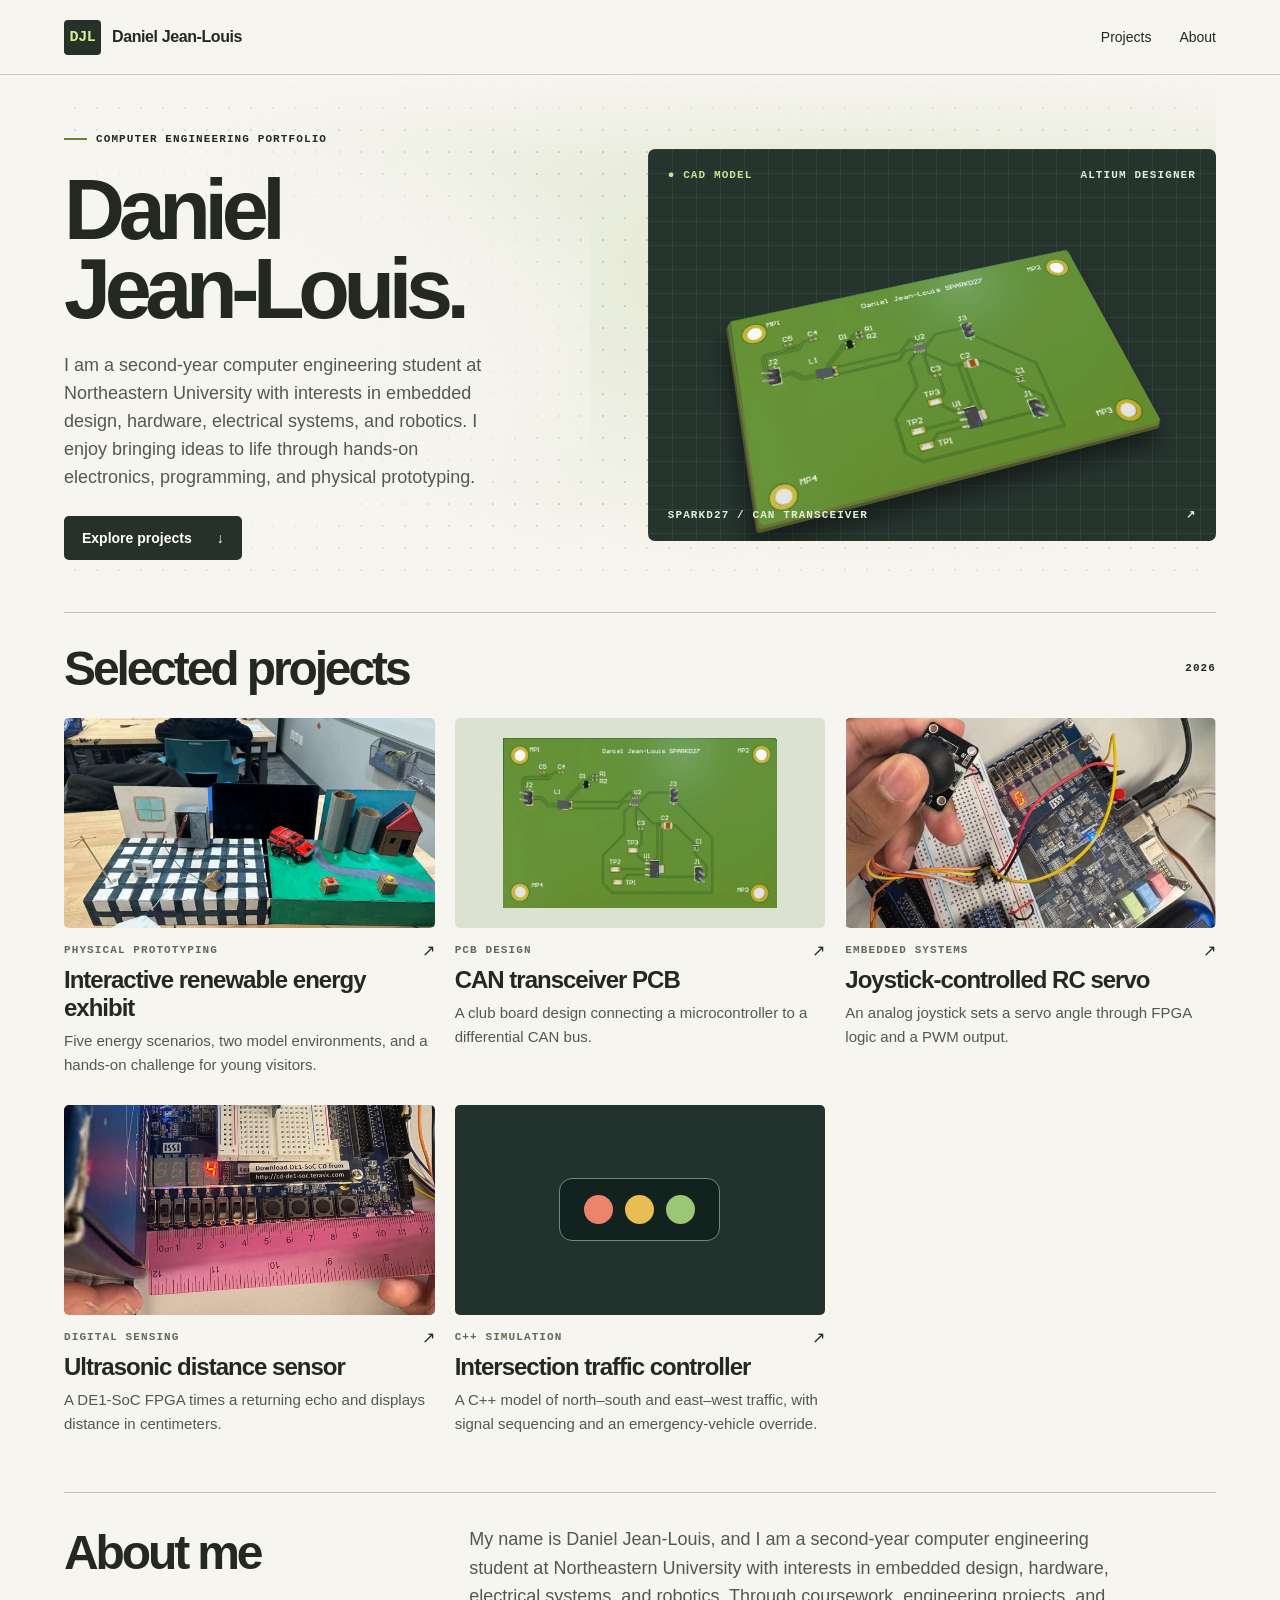
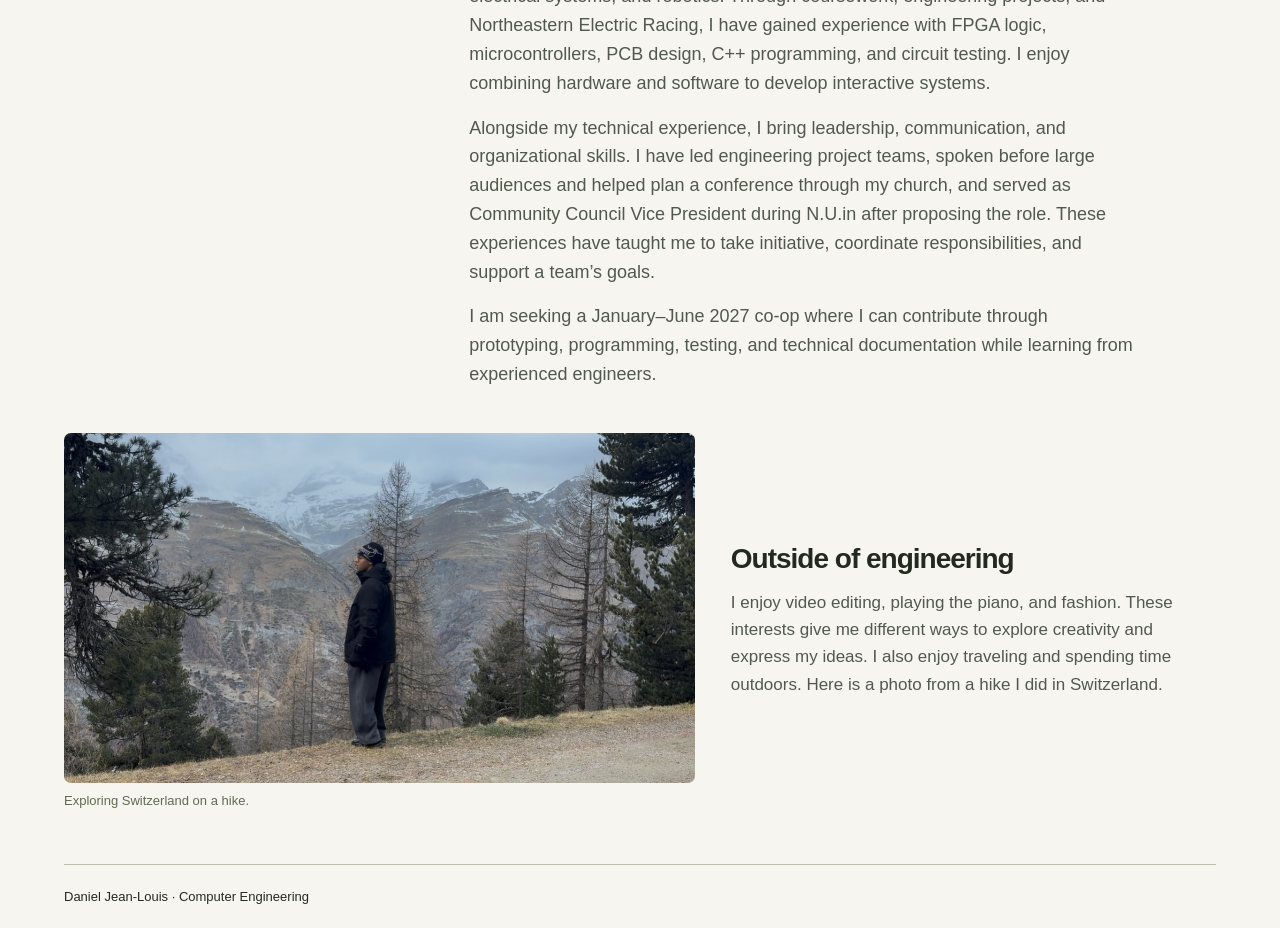
<file: index.html>
<!doctype html><html lang="en"><head><meta charset="utf-8"><meta name="viewport" content="width=device-width,initial-scale=1"><title>Computer Engineering Portfolio | Daniel Jean-Louis</title><meta name="description" content="Computer engineering projects by Daniel Jean-Louis at Northeastern University."><link rel="stylesheet" href="style.css"></head><body><header><nav class="wrap"><a class="brand" href="index.html"><span class="mark">DJL</span>Daniel Jean-Louis</a><div class="navlinks"><a href="index.html#projects">Projects</a><a href="index.html#about">About</a></div></nav></header><main class="wrap"><section class="hero"><div><div class="kicker">Computer engineering portfolio</div><h1>Daniel<br>Jean-Louis.</h1><p class="intro">I am a second-year computer engineering student at Northeastern University with interests in embedded design, hardware, electrical systems, and robotics. I enjoy bringing ideas to life through hands-on electronics, programming, and physical prototyping.</p><a class="cta" href="#projects">Explore projects <span aria-hidden="true">↓</span></a></div><a class="stage" href="pcb.html" aria-label="Explore the SPARKD27 CAN transceiver PCB"><span class="legend top"><span class="indicator">● CAD MODEL</span><span>ALTIUM DESIGNER</span></span><img src="media/board.webp" alt="Daniel’s green SPARKD27 board layout"><span class="legend bottom"><span>SPARKD27 / CAN TRANSCEIVER</span><span>↗</span></span></a></section><section id="projects"><div class="sectionhead"><h2>Selected projects</h2><span class="mono">2026</span></div><div class="cards"><a class="card" href="energy.html"><div class="visual energy"><img loading="lazy" src="media/energy.webp" alt="The exhibit model with its push buttons and illuminated landscape."></div><div class="meta"><span class="label">Physical prototyping</span><span aria-hidden="true">↗</span></div><h3>Interactive renewable energy exhibit</h3><p>Five energy scenarios, two model environments, and a hands-on challenge for young visitors.</p></a><a class="card" href="pcb.html"><div class="visual board"><img loading="lazy" src="media/board.webp" alt="SPARKD27 board in Altium Designer’s 3D view."></div><div class="meta"><span class="label">PCB design</span><span aria-hidden="true">↗</span></div><h3>CAN transceiver PCB</h3><p>A club board design connecting a microcontroller to a differential CAN bus.</p></a><a class="card" href="servo.html"><div class="visual servo"><img loading="lazy" src="media/servo.webp" alt="Joystick and servo test setup from the Embedded Design lab."></div><div class="meta"><span class="label">Embedded systems</span><span aria-hidden="true">↗</span></div><h3>Joystick-controlled RC servo</h3><p>An analog joystick sets a servo angle through FPGA logic and a PWM output.</p></a><a class="card" href="sonar.html"><div class="visual sonar"><img loading="lazy" src="media/sonar.webp" alt="Bench setup from the HC-SR04 ultrasonic sensor lab."></div><div class="meta"><span class="label">Digital sensing</span><span aria-hidden="true">↗</span></div><h3>Ultrasonic distance sensor</h3><p>A DE1-SoC FPGA times a returning echo and displays distance in centimeters.</p></a><a class="card" href="traffic.html"><div class="visual traffic" aria-hidden="true"><div class="lights"><i></i><i></i><i></i></div></div><div class="meta"><span class="label">C++ simulation</span><span aria-hidden="true">↗</span></div><h3>Intersection traffic controller</h3><p>A C++ model of north–south and east–west traffic, with signal sequencing and an emergency-vehicle override.</p></a></div></section><section class="about" id="about">
<h2>About me</h2>
<div class="bio">
<p class="bodytext">My name is Daniel Jean-Louis, and I am a second-year computer engineering student at Northeastern University with interests in embedded design, hardware, electrical systems, and robotics. Through coursework, engineering projects, and Northeastern Electric Racing, I have gained experience with FPGA logic, microcontrollers, PCB design, C++ programming, and circuit testing. I enjoy combining hardware and software to develop interactive systems.</p>

<p class="bodytext">Alongside my technical experience, I bring leadership, communication, and organizational skills. I have led engineering project teams, spoken before large audiences and helped plan a conference through my church, and served as Community Council Vice President during N.U.in after proposing the role. These experiences have taught me to take initiative, coordinate responsibilities, and support a team’s goals.</p>

<p class="bodytext">I am seeking a January–June 2027 co-op where I can contribute through prototyping, programming, testing, and technical documentation while learning from experienced engineers.</p>
</div>
<div class="personal">
<figure class="personal-photo"><img src="media/switzerland.png" alt="Daniel Jean-Louis on a hiking trail overlooking the mountains in Switzerland." loading="lazy" width="1179" height="655"><figcaption>Exploring Switzerland on a hike.</figcaption></figure>
<div class="personal-copy"><h3>Outside of engineering</h3><p class="bodytext">I enjoy video editing, playing the piano, and fashion. These interests give me different ways to explore creativity and express my ideas. I also enjoy traveling and spending time outdoors. Here is a photo from a hike I did in Switzerland.</p></div>
</div>
</section></main><div class="wrap"><footer><span>Daniel Jean-Louis · Computer Engineering</span></footer></div></body></html>
</file>
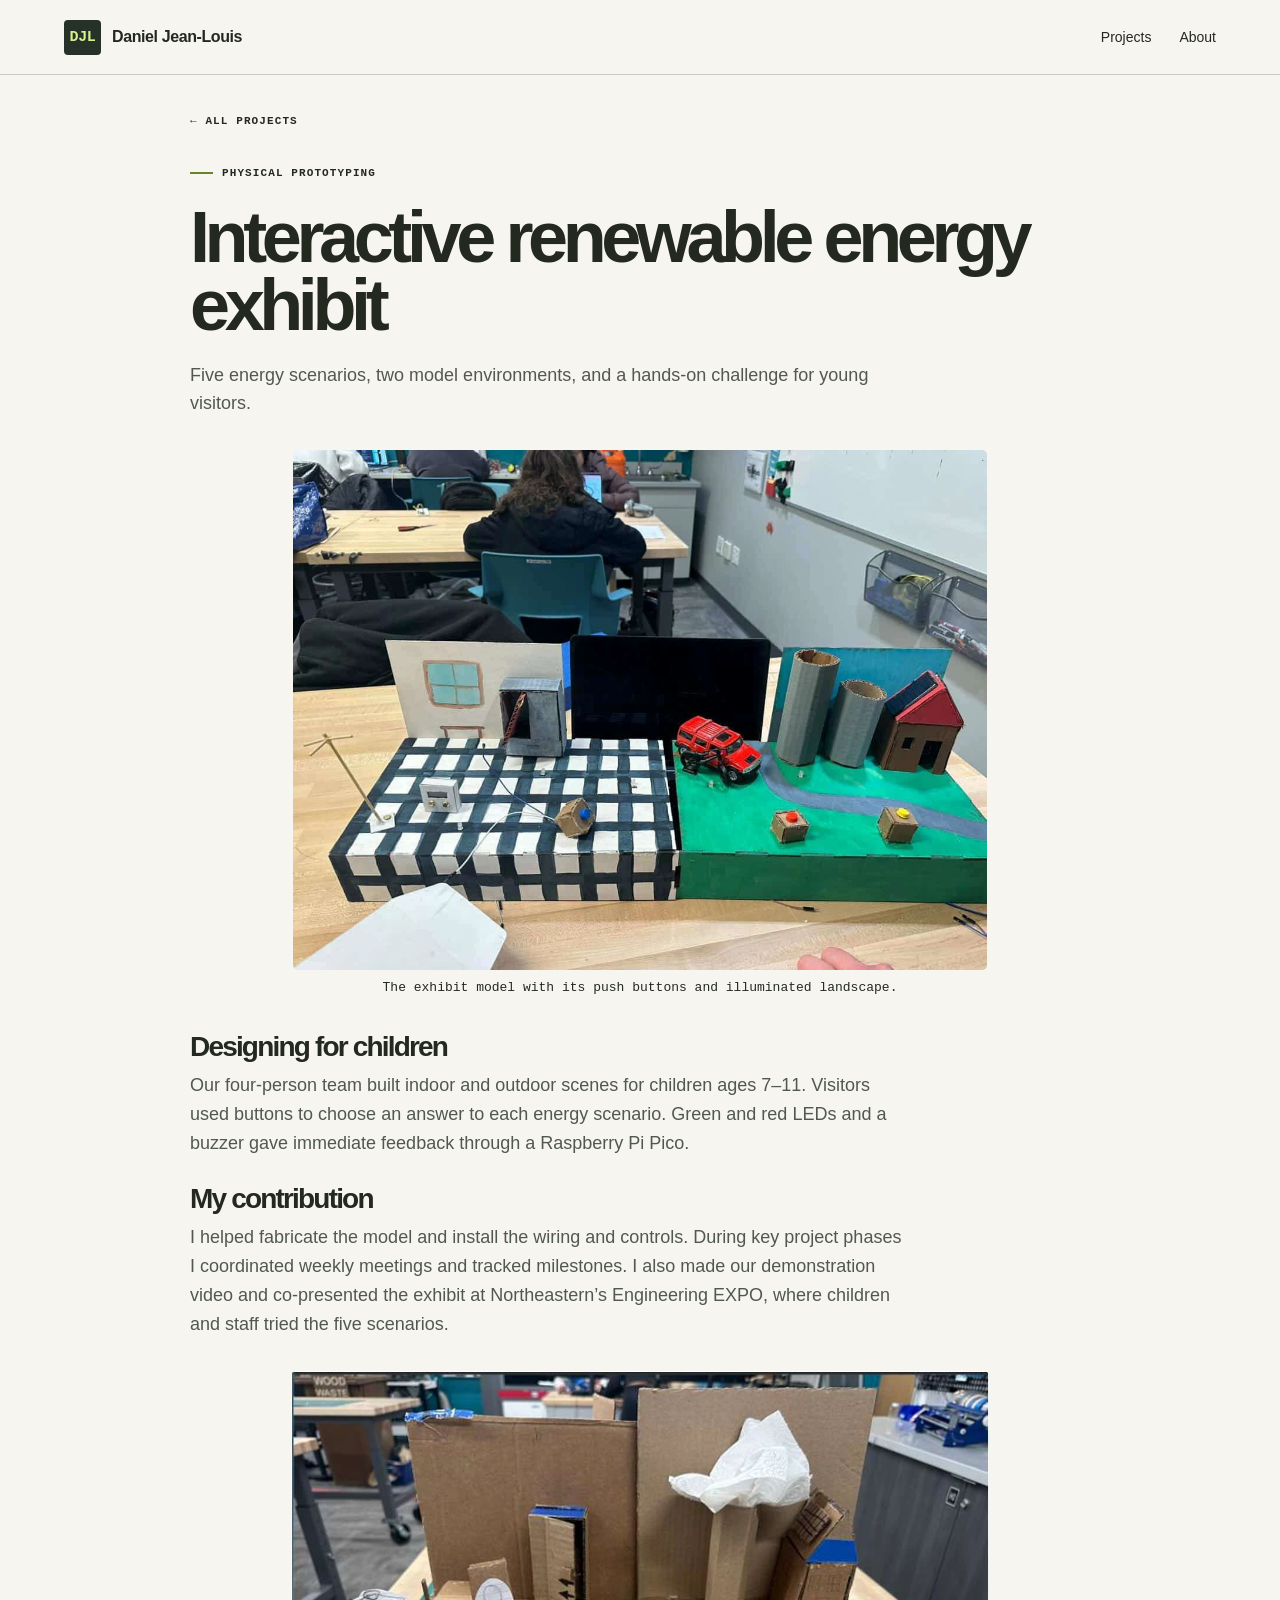
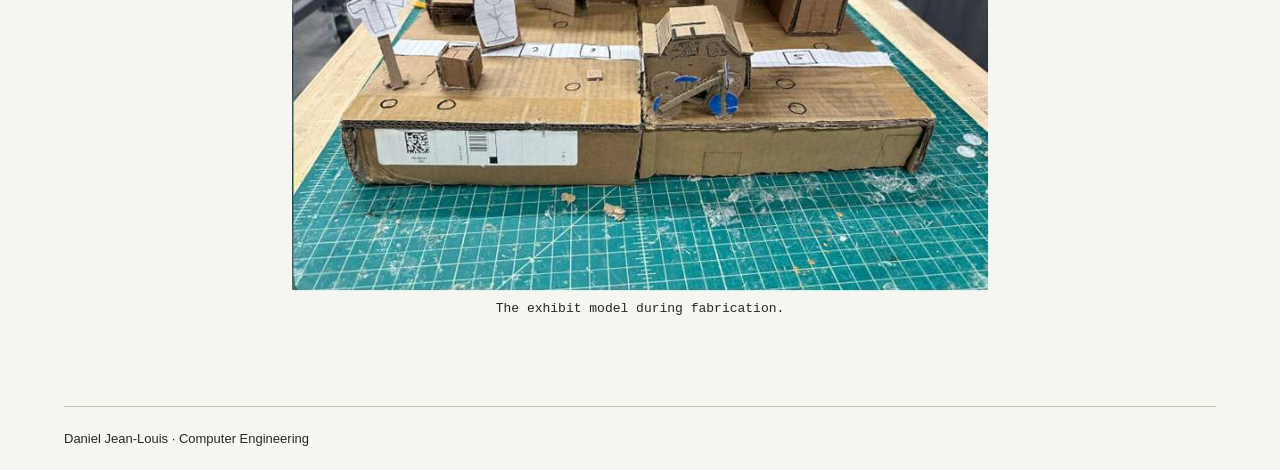
<file: energy.html>
<!doctype html><html lang="en"><head><meta charset="utf-8"><meta name="viewport" content="width=device-width,initial-scale=1"><title>Interactive renewable energy exhibit | Daniel Jean-Louis</title><meta name="description" content="Computer engineering projects by Daniel Jean-Louis at Northeastern University."><link rel="stylesheet" href="style.css"></head><body><header><nav class="wrap"><a class="brand" href="index.html"><span class="mark">DJL</span>Daniel Jean-Louis</a><div class="navlinks"><a href="index.html#projects">Projects</a><a href="index.html#about">About</a></div></nav></header><main class="wrap"><article class="detail"><a class="read" href="index.html#projects">← All projects</a><div class="kicker">Physical prototyping</div><h1>Interactive renewable energy exhibit</h1><p class="intro">Five energy scenarios, two model environments, and a hands-on challenge for young visitors.</p><figure><img src="media/energy.webp" alt="The exhibit model with its push buttons and illuminated landscape."><figcaption>The exhibit model with its push buttons and illuminated landscape.</figcaption></figure><h2>Designing for children</h2><p class="bodytext">Our four-person team built indoor and outdoor scenes for children ages 7–11. Visitors used buttons to choose an answer to each energy scenario. Green and red LEDs and a buzzer gave immediate feedback through a Raspberry Pi Pico.</p><h2>My contribution</h2><p class="bodytext">I helped fabricate the model and install the wiring and controls. During key project phases I coordinated weekly meetings and tracked milestones. I also made our demonstration video and co-presented the exhibit at Northeastern’s Engineering EXPO, where children and staff tried the five scenarios.</p><figure><img src="media/prototype.webp" alt="The exhibit model during fabrication."><figcaption>The exhibit model during fabrication.</figcaption></figure></article></main><div class="wrap"><footer><span>Daniel Jean-Louis · Computer Engineering</span></footer></div></body></html>
</file>
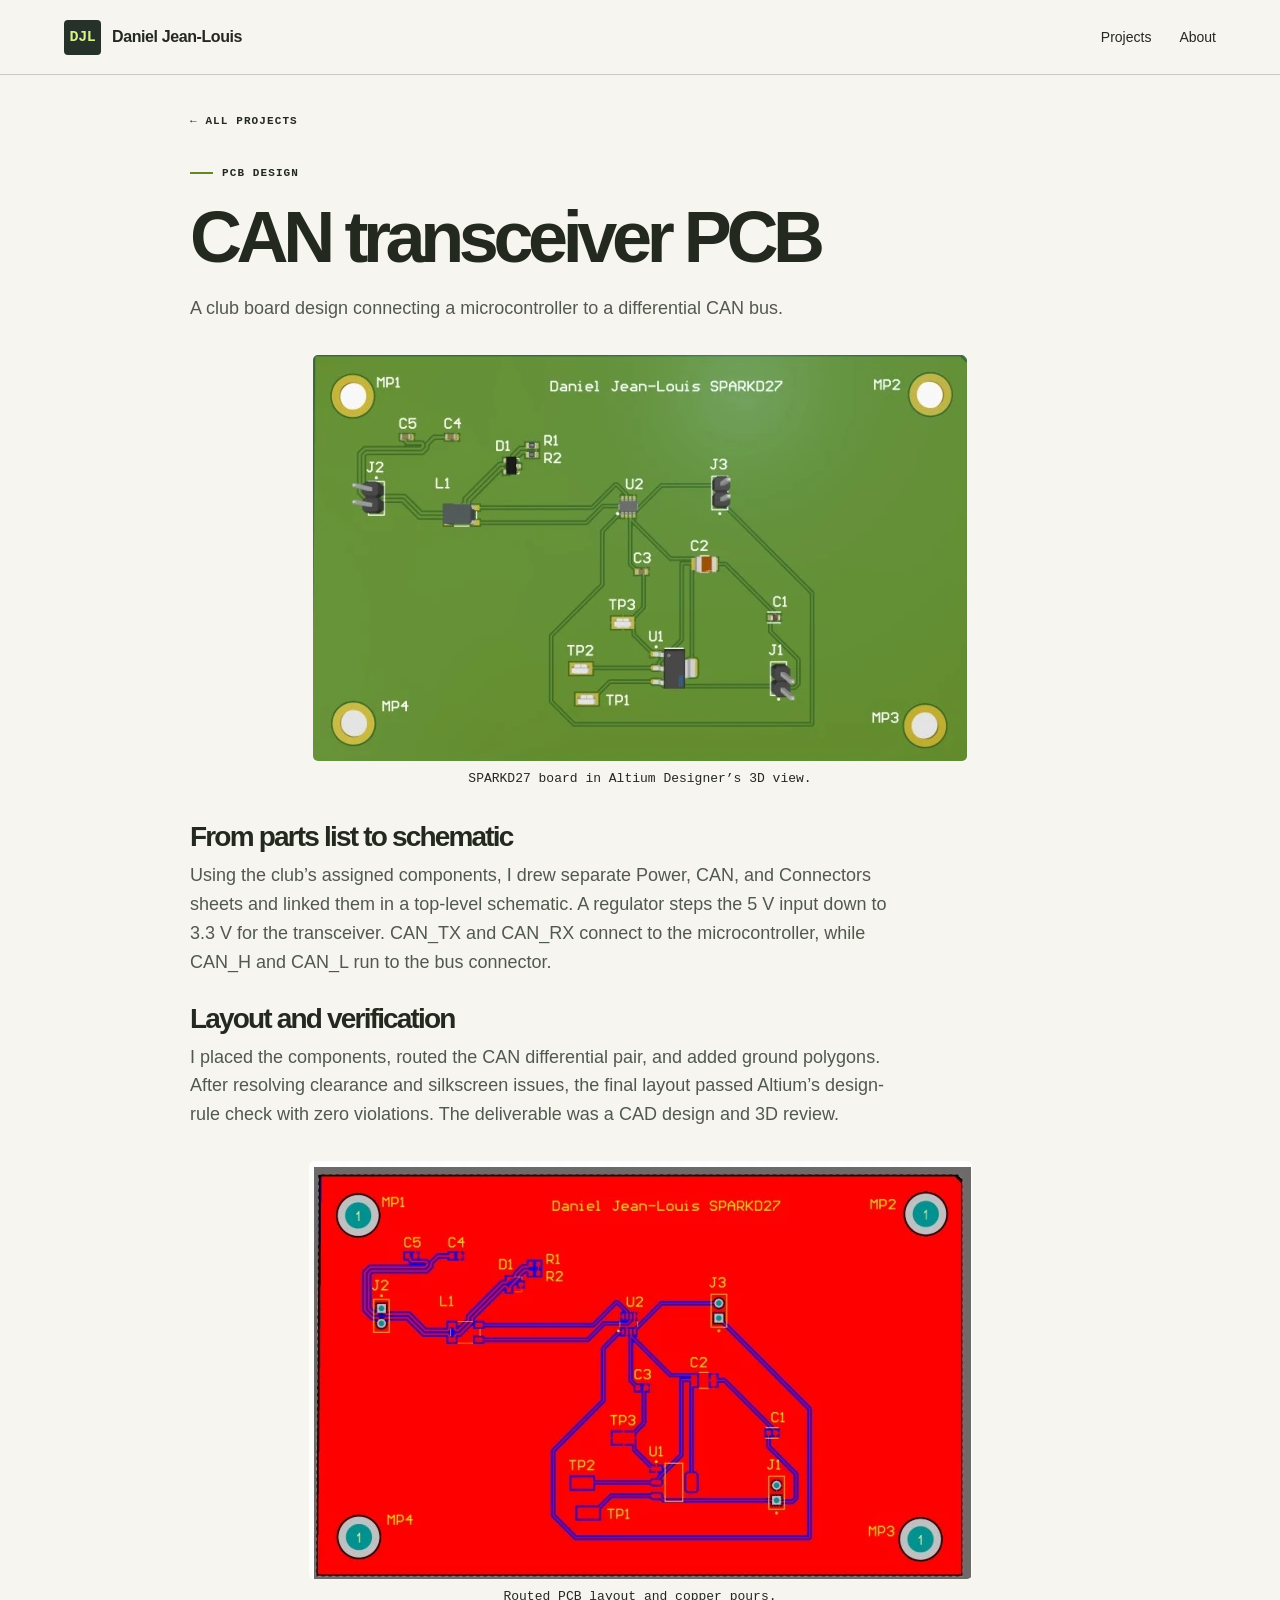
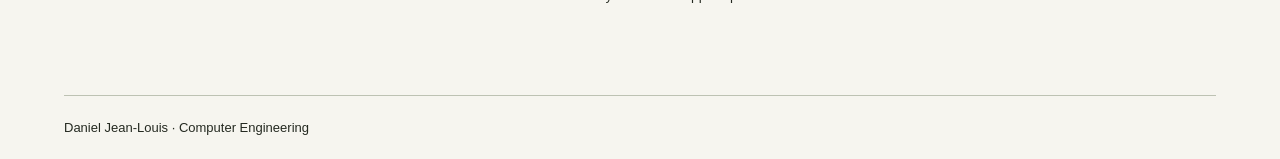
<file: pcb.html>
<!doctype html><html lang="en"><head><meta charset="utf-8"><meta name="viewport" content="width=device-width,initial-scale=1"><title>CAN transceiver PCB | Daniel Jean-Louis</title><meta name="description" content="Computer engineering projects by Daniel Jean-Louis at Northeastern University."><link rel="stylesheet" href="style.css"></head><body><header><nav class="wrap"><a class="brand" href="index.html"><span class="mark">DJL</span>Daniel Jean-Louis</a><div class="navlinks"><a href="index.html#projects">Projects</a><a href="index.html#about">About</a></div></nav></header><main class="wrap"><article class="detail"><a class="read" href="index.html#projects">← All projects</a><div class="kicker">PCB design</div><h1>CAN transceiver PCB</h1><p class="intro">A club board design connecting a microcontroller to a differential CAN bus.</p><figure><img src="media/board.webp" alt="SPARKD27 board in Altium Designer’s 3D view."><figcaption>SPARKD27 board in Altium Designer’s 3D view.</figcaption></figure><h2>From parts list to schematic</h2><p class="bodytext">Using the club’s assigned components, I drew separate Power, CAN, and Connectors sheets and linked them in a top-level schematic. A regulator steps the 5 V input down to 3.3 V for the transceiver. CAN_TX and CAN_RX connect to the microcontroller, while CAN_H and CAN_L run to the bus connector.</p><h2>Layout and verification</h2><p class="bodytext">I placed the components, routed the CAN differential pair, and added ground polygons. After resolving clearance and silkscreen issues, the final layout passed Altium’s design-rule check with zero violations. The deliverable was a CAD design and 3D review.</p><figure><img src="media/layout.webp" alt="Routed PCB layout and copper pours."><figcaption>Routed PCB layout and copper pours.</figcaption></figure></article></main><div class="wrap"><footer><span>Daniel Jean-Louis · Computer Engineering</span></footer></div></body></html>
</file>
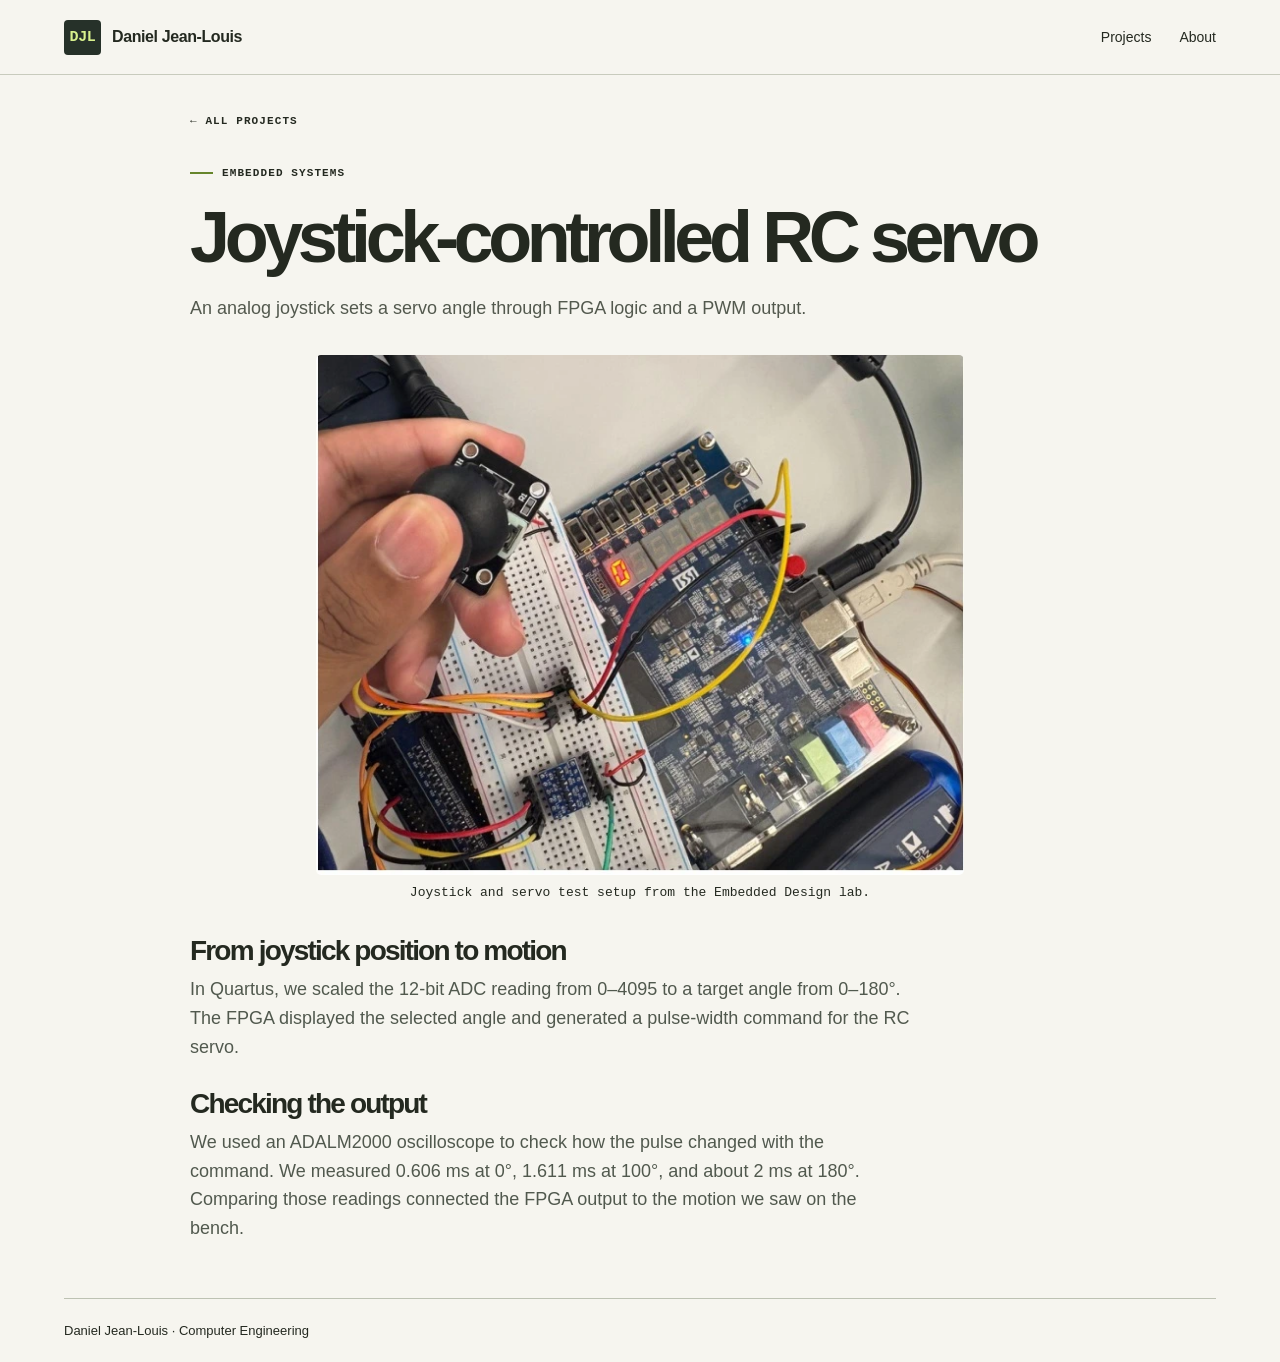
<file: servo.html>
<!doctype html><html lang="en"><head><meta charset="utf-8"><meta name="viewport" content="width=device-width,initial-scale=1"><title>Joystick-controlled RC servo | Daniel Jean-Louis</title><meta name="description" content="Computer engineering projects by Daniel Jean-Louis at Northeastern University."><link rel="stylesheet" href="style.css"></head><body><header><nav class="wrap"><a class="brand" href="index.html"><span class="mark">DJL</span>Daniel Jean-Louis</a><div class="navlinks"><a href="index.html#projects">Projects</a><a href="index.html#about">About</a></div></nav></header><main class="wrap"><article class="detail"><a class="read" href="index.html#projects">← All projects</a><div class="kicker">Embedded systems</div><h1>Joystick-controlled RC servo</h1><p class="intro">An analog joystick sets a servo angle through FPGA logic and a PWM output.</p><figure><img src="media/servo.webp" alt="Joystick and servo test setup from the Embedded Design lab."><figcaption>Joystick and servo test setup from the Embedded Design lab.</figcaption></figure><h2>From joystick position to motion</h2><p class="bodytext">In Quartus, we scaled the 12-bit ADC reading from 0–4095 to a target angle from 0–180°. The FPGA displayed the selected angle and generated a pulse-width command for the RC servo.</p><h2>Checking the output</h2><p class="bodytext">We used an ADALM2000 oscilloscope to check how the pulse changed with the command. We measured 0.606 ms at 0°, 1.611 ms at 100°, and about 2 ms at 180°. Comparing those readings connected the FPGA output to the motion we saw on the bench.</p></article></main><div class="wrap"><footer><span>Daniel Jean-Louis · Computer Engineering</span></footer></div></body></html>
</file>
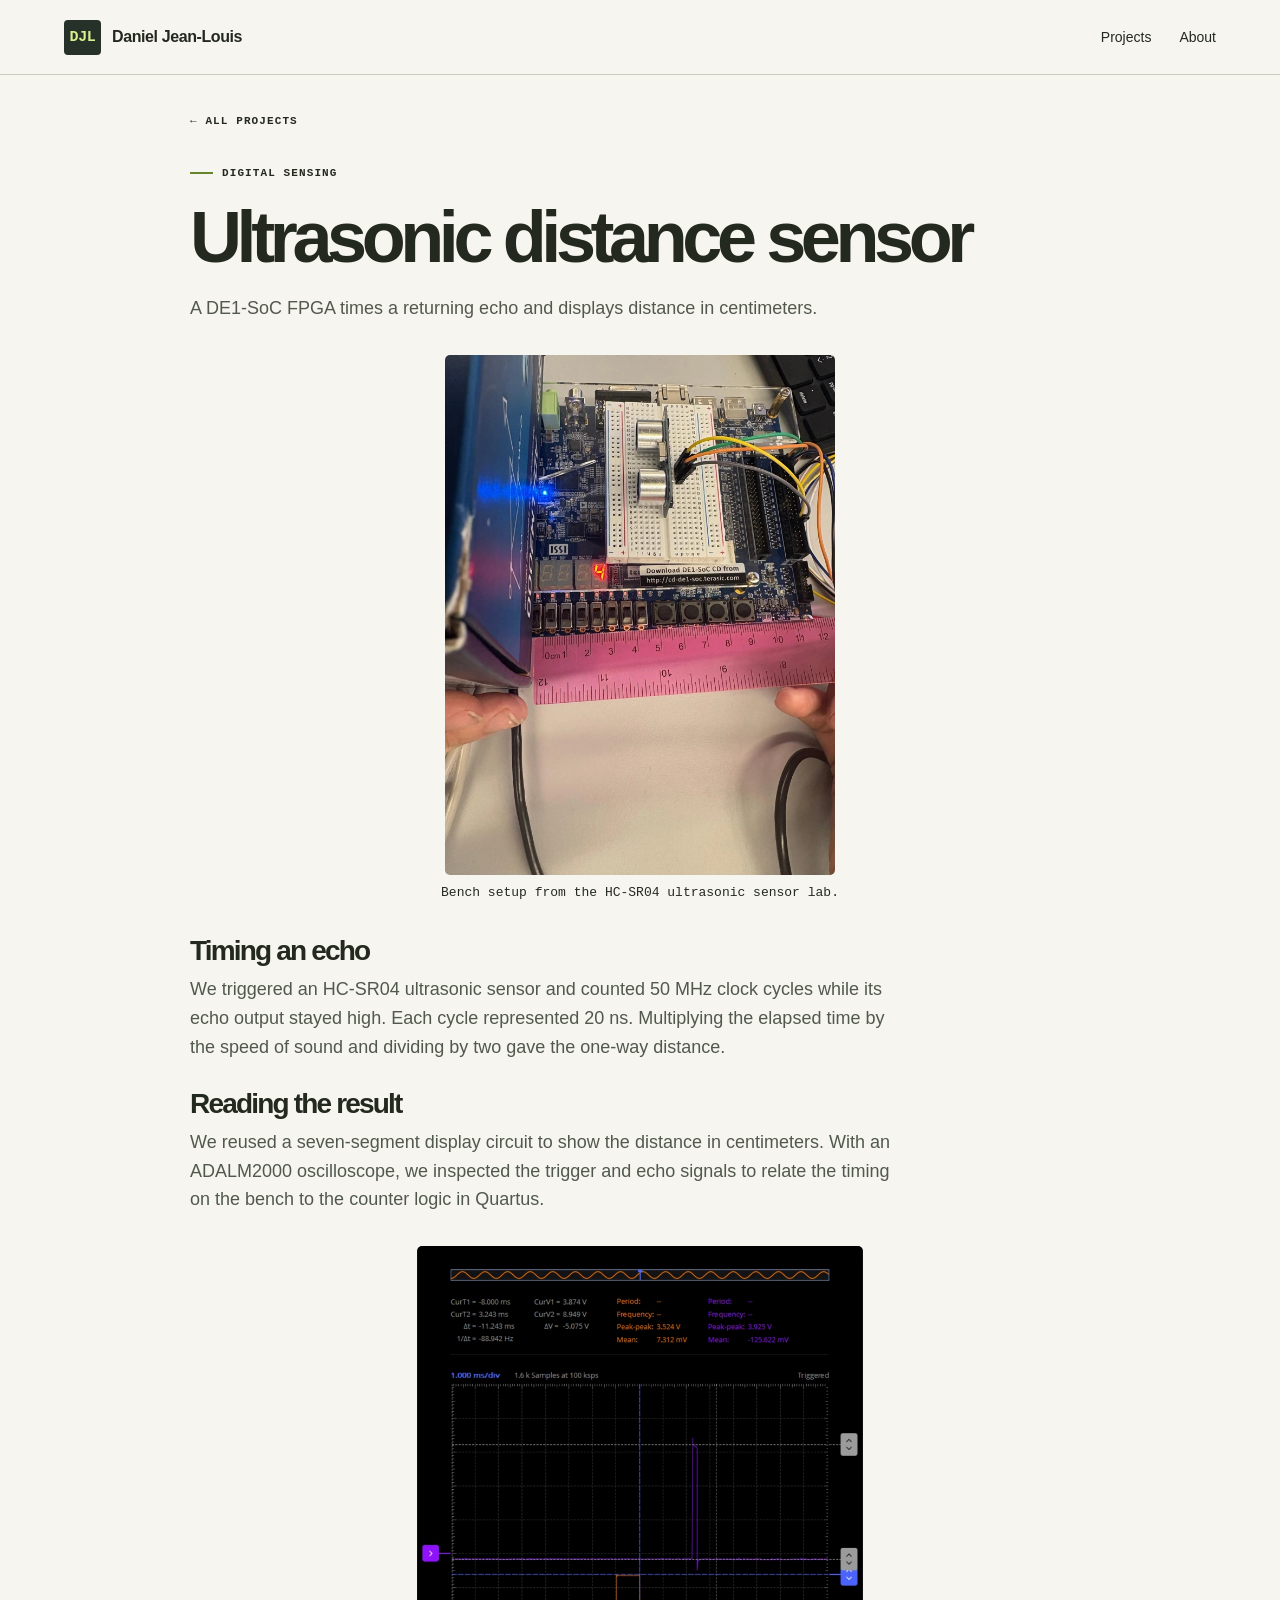
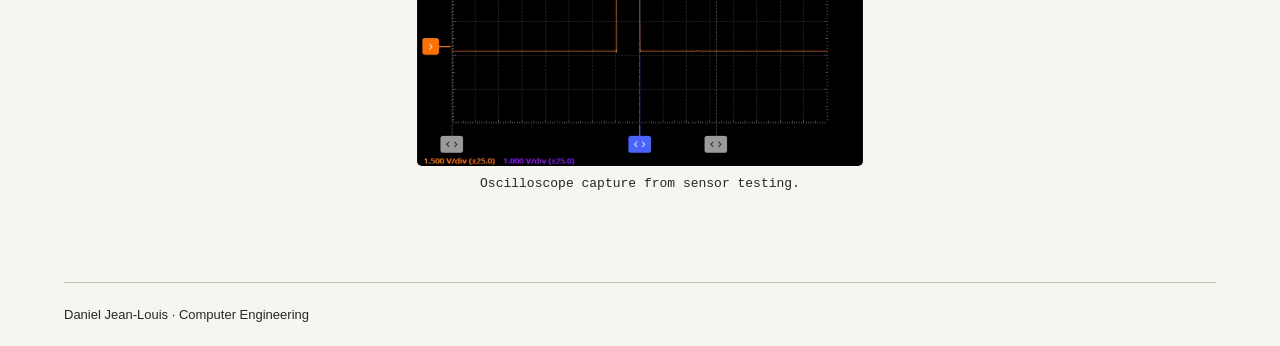
<file: sonar.html>
<!doctype html><html lang="en"><head><meta charset="utf-8"><meta name="viewport" content="width=device-width,initial-scale=1"><title>Ultrasonic distance sensor | Daniel Jean-Louis</title><meta name="description" content="Computer engineering projects by Daniel Jean-Louis at Northeastern University."><link rel="stylesheet" href="style.css"></head><body><header><nav class="wrap"><a class="brand" href="index.html"><span class="mark">DJL</span>Daniel Jean-Louis</a><div class="navlinks"><a href="index.html#projects">Projects</a><a href="index.html#about">About</a></div></nav></header><main class="wrap"><article class="detail"><a class="read" href="index.html#projects">← All projects</a><div class="kicker">Digital sensing</div><h1>Ultrasonic distance sensor</h1><p class="intro">A DE1-SoC FPGA times a returning echo and displays distance in centimeters.</p><figure><img src="media/sonar.webp" alt="Bench setup from the HC-SR04 ultrasonic sensor lab."><figcaption>Bench setup from the HC-SR04 ultrasonic sensor lab.</figcaption></figure><h2>Timing an echo</h2><p class="bodytext">We triggered an HC-SR04 ultrasonic sensor and counted 50 MHz clock cycles while its echo output stayed high. Each cycle represented 20 ns. Multiplying the elapsed time by the speed of sound and dividing by two gave the one-way distance.</p><h2>Reading the result</h2><p class="bodytext">We reused a seven-segment display circuit to show the distance in centimeters. With an ADALM2000 oscilloscope, we inspected the trigger and echo signals to relate the timing on the bench to the counter logic in Quartus.</p><figure><img src="media/scope.webp" alt="Oscilloscope capture from sensor testing."><figcaption>Oscilloscope capture from sensor testing.</figcaption></figure></article></main><div class="wrap"><footer><span>Daniel Jean-Louis · Computer Engineering</span></footer></div></body></html>
</file>
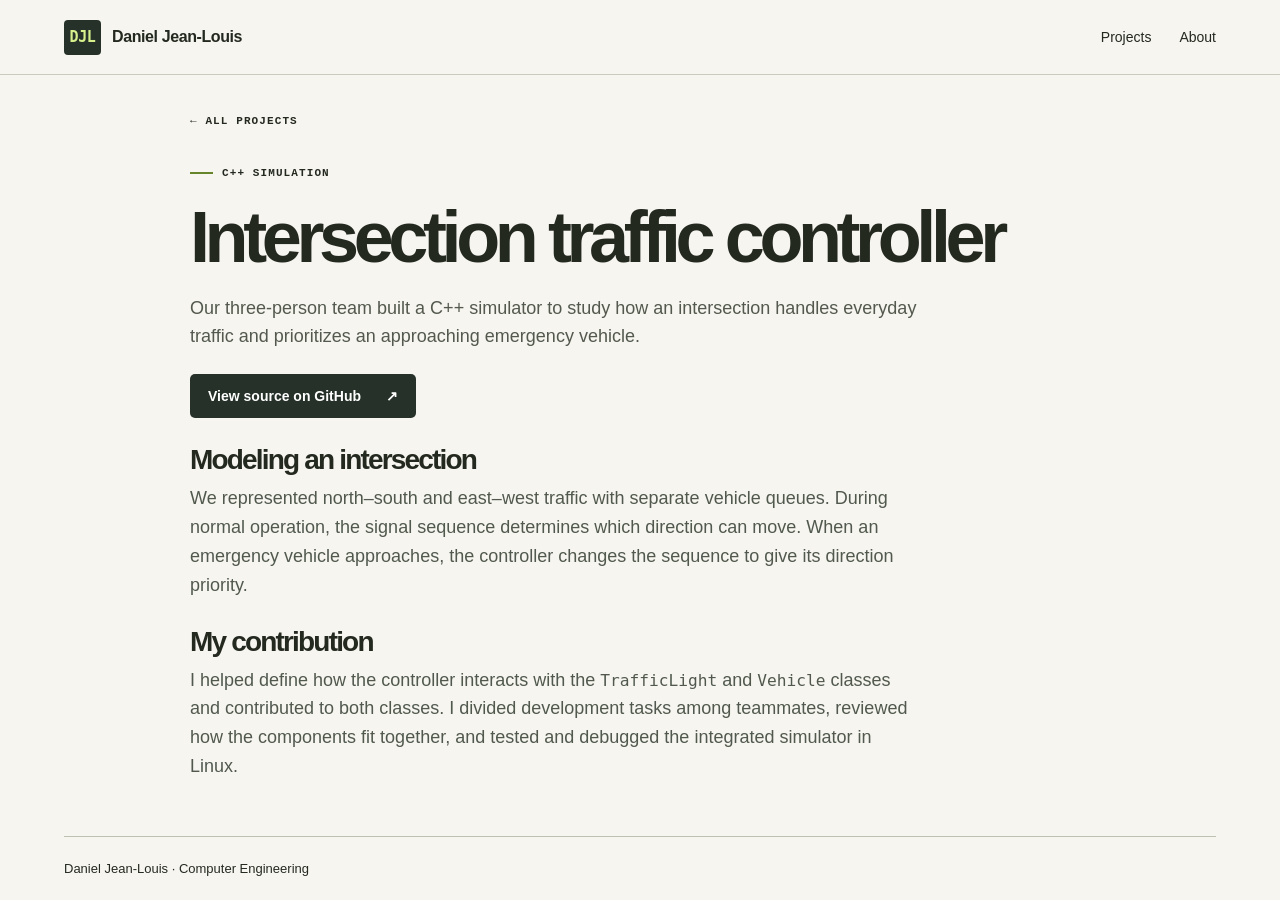
<file: traffic.html>
<!doctype html><html lang="en"><head><meta charset="utf-8"><meta name="viewport" content="width=device-width,initial-scale=1"><title>Intersection traffic controller | Daniel Jean-Louis</title><meta name="description" content="Computer engineering projects by Daniel Jean-Louis at Northeastern University."><link rel="stylesheet" href="style.css"></head><body><header><nav class="wrap"><a class="brand" href="index.html"><span class="mark">DJL</span>Daniel Jean-Louis</a><div class="navlinks"><a href="index.html#projects">Projects</a><a href="index.html#about">About</a></div></nav></header><main class="wrap"><article class="detail"><a class="read" href="index.html#projects">← All projects</a><div class="kicker">C++ simulation</div><h1>Intersection traffic controller</h1><p class="intro">Our three-person team built a C++ simulator to study how an intersection handles everyday traffic and prioritizes an approaching emergency vehicle.</p><a class="cta" href="https://github.com/dloui9051/SmartTrafficIntersectionSimulator">View source on GitHub <span aria-hidden="true">↗</span></a><h2>Modeling an intersection</h2><p class="bodytext">We represented north–south and east–west traffic with separate vehicle queues. During normal operation, the signal sequence determines which direction can move. When an emergency vehicle approaches, the controller changes the sequence to give its direction priority.</p><h2>My contribution</h2><p class="bodytext">I helped define how the controller interacts with the <code>TrafficLight</code> and <code>Vehicle</code> classes and contributed to both classes. I divided development tasks among teammates, reviewed how the components fit together, and tested and debugged the integrated simulator in Linux.</p></article></main><div class="wrap"><footer><span>Daniel Jean-Louis · Computer Engineering</span></footer></div></body></html>
</file>
<file: style.css>
*{box-sizing:border-box}html{scroll-behavior:smooth}body{margin:0;background:#f6f5ef;color:#242920;font-family:'Helvetica Neue',Arial,sans-serif}a{color:inherit;text-decoration:none}a:focus-visible{outline:3px solid #b45620;outline-offset:4px}.wrap{max-width:1280px;padding:0 clamp(20px,5vw,78px);margin:auto}header{border-bottom:1px solid #c8cbbd}nav,.brand,.navlinks,.sectionhead,.meta,footer,.legend{display:flex;align-items:center}nav{height:74px;justify-content:space-between}.brand{gap:11px;font-weight:700;letter-spacing:-.4px}.mark{display:grid;place-items:center;background:#263129;color:#d8f18d;width:37px;height:35px;border-radius:4px;font:700 15px monospace}.navlinks{gap:28px;font-size:14px}.navlinks a:hover,.read:hover{text-decoration:underline}.hero{display:grid;grid-template-columns:1fr 1.08fr;gap:5%;align-items:center;padding:56px 0 52px}.mono,.label,.legend,.read,.kicker{font:600 11px/1.5 'Courier New',monospace;text-transform:uppercase;letter-spacing:1.1px}.kicker{display:flex;align-items:center;gap:9px}.kicker:before{content:'';width:23px;height:2px;background:#66852b}h1,h2,h3,p{margin:0}h1{font-size:clamp(58px,6.6vw,100px);line-height:.94;letter-spacing:-.075em;margin:23px 0}.intro{font-size:18px;line-height:1.55;color:#53594e;max-width:430px}.cta{display:inline-flex;gap:25px;background:#263129;color:white;border-radius:5px;padding:14px 18px;margin-top:24px;font-weight:600;font-size:14px}.stage{display:block;background-color:#26342e;background-image:linear-gradient(#96c39e16 1px,transparent 1px),linear-gradient(90deg,#96c39e16 1px,transparent 1px);background-size:24px 24px;color:#e1edda;position:relative;overflow:hidden;border-radius:7px;aspect-ratio:1.45}.stage .legend{position:absolute;left:20px;right:20px;justify-content:space-between}.top{top:18px}.bottom{bottom:18px}.stage img{position:absolute;width:67%;left:17%;top:26%;transform:perspective(700px) rotateX(35deg) rotateZ(-16deg);border-radius:4px;box-shadow:-2px 3px #6b7636,-4px 6px #4d592c,-9px 19px 22px #0007}.indicator{color:#c7e58f}.sectionhead{border-top:1px solid #bdc2b3;justify-content:space-between;padding:28px 0 22px}h2{font-size:clamp(30px,4vw,48px);letter-spacing:-.065em}.cards{display:grid;grid-template-columns:repeat(3,minmax(0,1fr));gap:28px 20px}.card{display:block}.visual{height:210px;background:#e0e4d8;overflow:hidden;border-radius:5px;position:relative}.visual img{width:100%;height:100%;object-fit:cover;transition:transform .25s}.card:hover img{transform:scale(1.035)}.visual.board img{object-fit:contain;padding:20px;background:#dce2d2}.meta{justify-content:space-between;margin:13px 0 6px}.label{color:#606a54}.card h3{font-size:24px;letter-spacing:-1px}.card p,.bodytext{line-height:1.6;color:#51594e}.card p{margin-top:7px;font-size:15px}.traffic{display:grid;place-content:center;background:#22322d;color:#bcdf91}.lights{display:flex;gap:12px;background:#12221e;padding:16px 24px;border:1px solid #748976;border-radius:13px}.lights i{width:29px;height:29px;border-radius:50%;background:#ed836d}.lights i:nth-child(2){background:#e8bd53}.lights i:nth-child(3){background:#9bc774}.about{display:grid;grid-template-columns:1fr 2fr;gap:32px;margin:56px 0;padding-top:32px;border-top:1px solid #bdc2b3}.about p{max-width:670px;font-size:18px}footer{justify-content:space-between;gap:15px;border-top:1px solid #bdc2b3;padding:24px 0;font-size:13px}footer a{text-decoration:underline}.detail{max-width:900px;margin:auto;padding:35px 0 55px}.detail h1{font-size:clamp(44px,6vw,72px);max-width:850px}.detail .kicker{margin-top:35px}.detail .intro{max-width:740px}.detail figure{margin:32px 0}.detail figure img{display:block;max-width:100%;max-height:520px;margin:auto;border-radius:5px}.detail figcaption{font:13px/1.6 monospace;text-align:center;margin:8px}.detail h2{font-size:28px;margin:26px 0 8px}.detail p.bodytext{max-width:720px;font-size:18px}.detail .traffic{height:230px}.detail code{font-size:.9em}@media(max-width:820px){.cards{grid-template-columns:repeat(2,minmax(0,1fr))}.hero{gap:24px}.intro{font-size:16px}.stage{aspect-ratio:1.15}.stage img{top:32%}}@media(max-width:640px){.hero,.about{grid-template-columns:1fr}.hero{padding:35px 0 28px}.stage{aspect-ratio:1.65}.stage img{top:21%;width:60%;left:20%}.cards{grid-template-columns:1fr}.visual{height:240px}nav{height:62px}.navlinks{gap:14px}.brand{font-size:14px}.about{gap:12px}.legend{font-size:9px}footer{flex-wrap:wrap}}@media(prefers-reduced-motion:reduce){html{scroll-behavior:auto}.visual img{transition:none}}

.bio p + p{margin-top:16px}

.personal{grid-column:1 / -1;display:grid;grid-template-columns:1.3fr 1fr;gap:36px;align-items:center;margin-top:12px}
.personal-photo{margin:0}
.personal-photo img{display:block;width:100%;height:auto;border-radius:7px}
.personal-photo figcaption{margin-top:10px;color:#606a54;font-size:13px}
.personal-copy h3{font-size:28px;letter-spacing:-1px;margin-bottom:14px}
.personal-copy p{font-size:17px}
@media(max-width:640px){.personal{grid-template-columns:1fr;gap:20px;margin-top:20px}}

/* A dotted engineering-paper pattern fades behind the introduction. */
.hero{position:relative;isolation:isolate}
.hero::before{content:"";position:absolute;inset:0;z-index:-1;pointer-events:none;background-image:radial-gradient(circle,rgba(79,104,57,.22) 1px,transparent 1.5px),radial-gradient(ellipse at 68% 35%,rgba(181,201,142,.30),transparent 65%);background-size:22px 22px,100% 100%;mask-image:linear-gradient(to bottom,transparent,#000 15%,#000 80%,transparent)}
.hero>div:first-child{background:radial-gradient(ellipse at left center,rgba(246,245,239,.98) 35%,rgba(246,245,239,.68) 65%,transparent 85%)}
</file>
